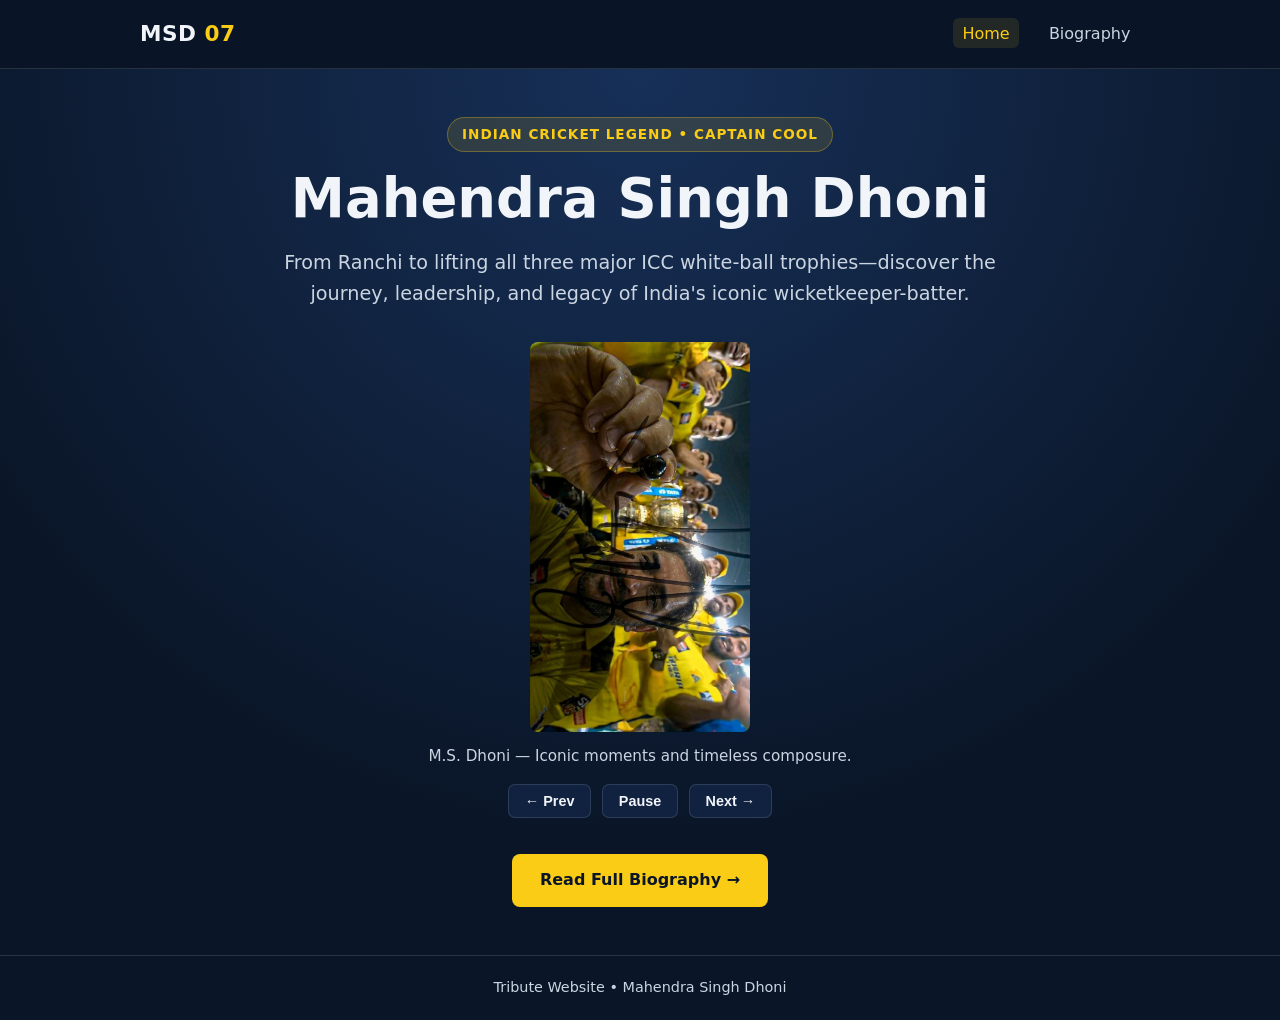
<file: index.html>
<!DOCTYPE html>
<html lang="en">
<head>
  <meta charset="UTF-8" />
  <meta name="viewport" content="width=device-width, initial-scale=1.0" />
  <title>M.S. Dhoni — Home</title>
  <link rel="stylesheet" href="style.css" />
  <script src="script.js" defer></script>
</head>
<body>
  <header class="site-header">
    <nav class="navbar">
      <a href="index.html" class="logo">MSD <span>07</span></a>
      <ul class="nav-links">
        <li><a href="index.html" class="active">Home</a></li>
        <li><a href="biography.html">Biography</a></li>
      </ul>
    </nav>
  </header>

  <main class="hero">
    <div class="hero-content">
      <p class="badge">Indian Cricket Legend • Captain Cool</p>
      <h1>Mahendra Singh Dhoni</h1>
      <p class="hero-text">
        From Ranchi to lifting all three major ICC white-ball trophies—discover the journey, leadership, and legacy of India's iconic wicketkeeper-batter.
      </p>

      <!-- Dynamic Running Pics Slideshow -->
      <section class="slideshow-section" aria-label="M.S. Dhoni Photo Slideshow">
        <div class="slideshow-frame">
          <img id="slide-image" src="" alt="M.S. Dhoni highlight" />
        </div>
        <p id="slide-caption" class="slide-caption">Loading photos...</p>
        <div class="slideshow-controls">
          <button type="button" id="prev-slide" class="ctrl-btn">&larr; Prev</button>
          <button type="button" id="toggle-slide" class="ctrl-btn">Pause</button>
          <button type="button" id="next-slide" class="ctrl-btn">Next &rarr;</button>
        </div>
      </section>

      <a href="biography.html" class="cta-button">Read Full Biography &rarr;</a>
    </div>
  </main>

  <footer class="site-footer">
    <p>Tribute Website • Mahendra Singh Dhoni</p>
  </footer>
</body>
</html>
</file>
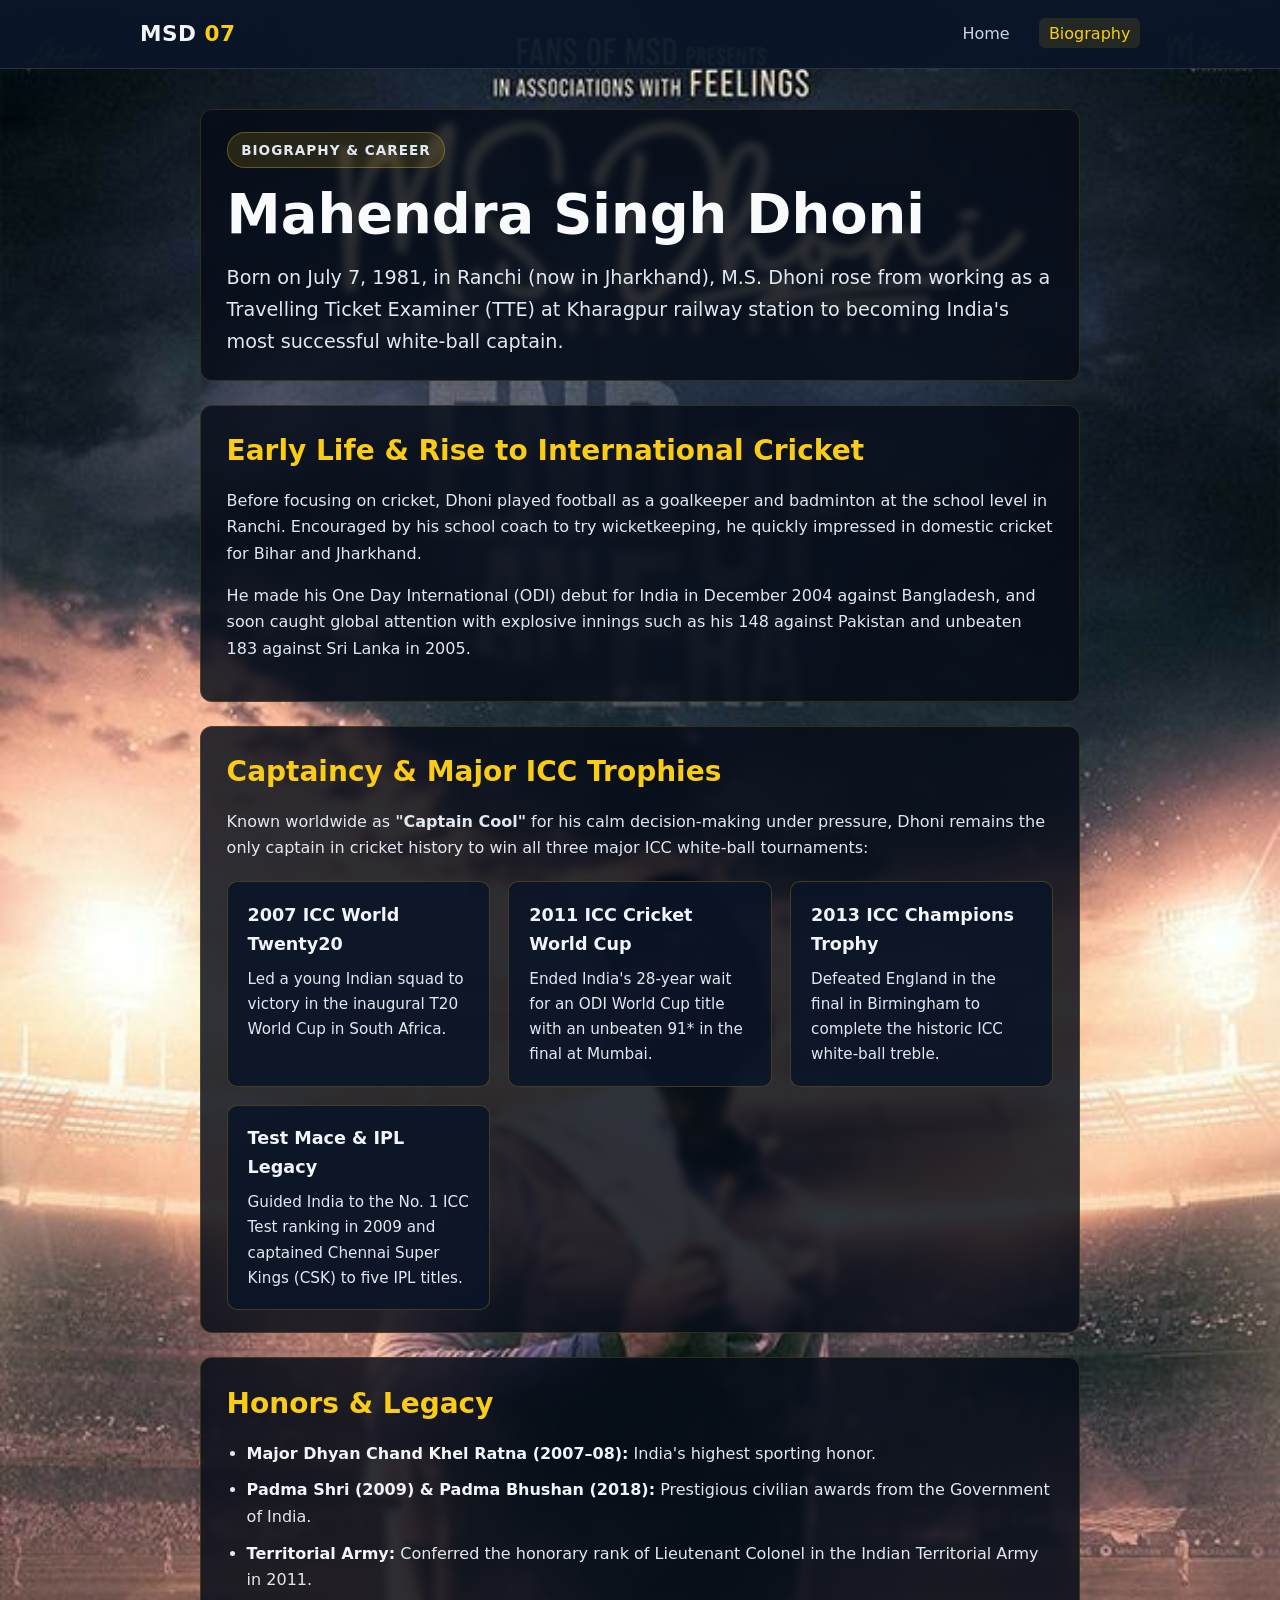
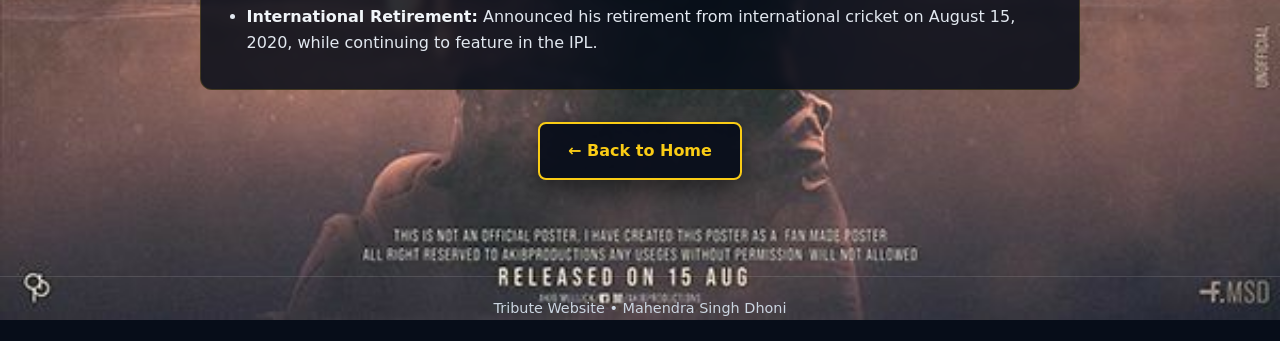
<file: biography.html>
<!DOCTYPE html>
<html lang="en">
<head>
  <meta charset="UTF-8" />
  <meta name="viewport" content="width=device-width, initial-scale=1.0" />
  <title>M.S. Dhoni — Biography</title>
  <link rel="stylesheet" href="style.css" />
</head>
<body class="bio-page">
  <header class="site-header">
    <nav class="navbar">
      <a href="index.html" class="logo">MSD <span>07</span></a>
      <ul class="nav-links">
        <li><a href="index.html">Home</a></li>
        <li><a href="biography.html" class="active">Biography</a></li>
      </ul>
    </nav>
  </header>

  <main class="bio-container">
    <section class="bio-intro">
      <p class="badge">Biography &amp; Career</p>
      <h1>Mahendra Singh Dhoni</h1>
      <p class="lead">
        Born on July 7, 1981, in Ranchi (now in Jharkhand), M.S. Dhoni rose from working as a Travelling Ticket Examiner (TTE) at Kharagpur railway station to becoming India's most successful white-ball captain.
      </p>
    </section>

    <section class="bio-section">
      <h2>Early Life &amp; Rise to International Cricket</h2>
      <p>
        Before focusing on cricket, Dhoni played football as a goalkeeper and badminton at the school level in Ranchi. Encouraged by his school coach to try wicketkeeping, he quickly impressed in domestic cricket for Bihar and Jharkhand.
      </p>
      <p>
        He made his One Day International (ODI) debut for India in December 2004 against Bangladesh, and soon caught global attention with explosive innings such as his 148 against Pakistan and unbeaten 183 against Sri Lanka in 2005.
      </p>
    </section>

    <section class="bio-section">
      <h2>Captaincy &amp; Major ICC Trophies</h2>
      <p>
        Known worldwide as <strong>"Captain Cool"</strong> for his calm decision-making under pressure, Dhoni remains the only captain in cricket history to win all three major ICC white-ball tournaments:
      </p>
      <div class="achievements-grid">
        <article class="card">
          <h3>2007 ICC World Twenty20</h3>
          <p>Led a young Indian squad to victory in the inaugural T20 World Cup in South Africa.</p>
        </article>
        <article class="card">
          <h3>2011 ICC Cricket World Cup</h3>
          <p>Ended India's 28-year wait for an ODI World Cup title with an unbeaten 91* in the final at Mumbai.</p>
        </article>
        <article class="card">
          <h3>2013 ICC Champions Trophy</h3>
          <p>Defeated England in the final in Birmingham to complete the historic ICC white-ball treble.</p>
        </article>
        <article class="card">
          <h3>Test Mace &amp; IPL Legacy</h3>
          <p>Guided India to the No. 1 ICC Test ranking in 2009 and captained Chennai Super Kings (CSK) to five IPL titles.</p>
        </article>
      </div>
    </section>

    <section class="bio-section">
      <h2>Honors &amp; Legacy</h2>
      <ul class="honors-list">
        <li><strong>Major Dhyan Chand Khel Ratna (2007–08):</strong> India's highest sporting honor.</li>
        <li><strong>Padma Shri (2009) &amp; Padma Bhushan (2018):</strong> Prestigious civilian awards from the Government of India.</li>
        <li><strong>Territorial Army:</strong> Conferred the honorary rank of Lieutenant Colonel in the Indian Territorial Army in 2011.</li>
        <li><strong>International Retirement:</strong> Announced his retirement from international cricket on August 15, 2020, while continuing to feature in the IPL.</li>
      </ul>
    </section>

    <div class="back-action">
      <a href="index.html" class="cta-button secondary">&larr; Back to Home</a>
    </div>
  </main>

  <footer class="site-footer">
    <p>Tribute Website • Mahendra Singh Dhoni</p>
  </footer>
</body>
</html>
</file>
<file: style.css>
/* Base Reset & Variables */
:root {
  --bg-dark: #0a1628;
  --bg-card: #112240;
  --text-main: #f1f5f9;
  --text-muted: #cbd5e1;
  --accent-blue: #1d4ed8;
  --accent-gold: #facc15;
  --border-subtle: rgba(255, 255, 255, 0.12);
}

* {
  box-sizing: border-box;
  margin: 0;
  padding: 0;
}

body {
  font-family: system-ui, -apple-system, BlinkMacSystemFont, "Segoe UI", Roboto, sans-serif;
  background-color: var(--bg-dark);
  color: var(--text-main);
  line-height: 1.65;
  min-height: 100vh;
  display: flex;
  flex-direction: column;
}

/* Header & Navigation */
.site-header {
  background-color: rgba(10, 22, 40, 0.95);
  border-bottom: 1px solid var(--border-subtle);
  position: sticky;
  top: 0;
  z-index: 10;
}

.navbar {
  max-width: 1040px;
  margin: 0 auto;
  padding: 1rem 1.25rem;
  display: flex;
  justify-content: space-between;
  align-items: center;
}

.logo {
  font-size: 1.35rem;
  font-weight: 800;
  color: var(--text-main);
  text-decoration: none;
  letter-spacing: 0.5px;
}

.logo span {
  color: var(--accent-gold);
}

.nav-links {
  list-style: none;
  display: flex;
  gap: 1.25rem;
}

.nav-links a {
  color: var(--text-muted);
  text-decoration: none;
  font-weight: 500;
  padding: 0.35rem 0.6rem;
  border-radius: 6px;
  transition: color 0.2s, background-color 0.2s;
}

.nav-links a:hover,
.nav-links a.active {
  color: var(--accent-gold);
  background-color: rgba(250, 204, 21, 0.1);
}

/* Home Page Hero */
.hero {
  flex: 1;
  display: flex;
  align-items: center;
  justify-content: center;
  text-align: center;
  padding: 3rem 1.25rem;
  background: radial-gradient(circle at top, #173058 0%, var(--bg-dark) 70%);
}

.hero-content {
  max-width: 720px;
}

.badge {
  display: inline-block;
  font-size: 0.85rem;
  font-weight: 600;
  text-transform: uppercase;
  letter-spacing: 1px;
  color: var(--accent-gold);
  background: rgba(250, 204, 21, 0.12);
  border: 1px solid rgba(250, 204, 21, 0.3);
  padding: 0.35rem 0.85rem;
  border-radius: 999px;
  margin-bottom: 1rem;
}

h1 {
  font-size: clamp(2rem, 5vw, 3.4rem);
  line-height: 1.15;
  margin-bottom: 1rem;
  font-weight: 800;
}

.hero-text {
  font-size: clamp(1rem, 2.2vw, 1.2rem);
  color: var(--text-muted);
  margin-bottom: 2rem;
}

/* Buttons */
.cta-button {
  display: inline-block;
  background-color: var(--accent-gold);
  color: #0a1628;
  font-weight: 700;
  font-size: 1rem;
  padding: 0.85rem 1.75rem;
  border-radius: 8px;
  text-decoration: none;
  transition: transform 0.15s ease, background-color 0.2s ease;
}

.cta-button:hover {
  background-color: #fde047;
  transform: translateY(-2px);
}

.cta-button.secondary {
  background-color: transparent;
  color: var(--accent-gold);
  border: 2px solid var(--accent-gold);
}

.cta-button.secondary:hover {
  background-color: rgba(250, 204, 21, 0.12);
}

/* Biography Page Layout */
.bio-container {
  flex: 1;
  width: 100%;
  max-width: 920px;
  margin: 0 auto;
  padding: 2.5rem 1.25rem 3.5rem;
}

.bio-intro {
  margin-bottom: 2.5rem;
  padding-bottom: 2rem;
  border-bottom: 1px solid var(--border-subtle);
}

.lead {
  font-size: clamp(1.05rem, 2vw, 1.2rem);
  color: var(--text-muted);
}

.bio-section {
  margin-bottom: 2.5rem;
}

.bio-section h2 {
  font-size: clamp(1.35rem, 3vw, 1.75rem);
  color: var(--accent-gold);
  margin-bottom: 0.85rem;
}

.bio-section p {
  color: var(--text-muted);
  margin-bottom: 1rem;
}

/* Responsive Cards Grid */
.achievements-grid {
  display: grid;
  grid-template-columns: repeat(auto-fit, minmax(240px, 1fr));
  gap: 1.15rem;
  margin-top: 1.25rem;
}

.card {
  background-color: var(--bg-card);
  border: 1px solid var(--border-subtle);
  border-radius: 10px;
  padding: 1.25rem;
}

.card h3 {
  font-size: 1.1rem;
  color: var(--text-main);
  margin-bottom: 0.5rem;
}

.card p {
  font-size: 0.95rem;
  margin-bottom: 0;
}

/* Honors List */
.honors-list {
  padding-left: 1.25rem;
  color: var(--text-muted);
}

.honors-list li {
  margin-bottom: 0.65rem;
}

.honors-list strong {
  color: var(--text-main);
}

.back-action {
  margin-top: 2.5rem;
  text-align: center;
}

/* Footer */
.site-footer {
  text-align: center;
  padding: 1.25rem;
  font-size: 0.9rem;
  color: var(--text-muted);
  border-top: 1px solid var(--border-subtle);
}

/* Mobile Adjustments */
@media (max-width: 600px) {
  .navbar {
    padding: 0.85rem 1rem;
  }

  .cta-button {
    width: 100%;
    text-align: center;
  }
}
/* Dynamic Slideshow ("Running Pics") */
.slideshow-section {
  margin: 1.5rem auto 2.25rem;
  max-width: 640px;
  width: 100%;
}

.slideshow-frame {
  background: transparent;
  border: none;
  border-radius: 0;
  padding: 0;
  min-height: 240px;
  max-height: 430px;
  display: flex;
  align-items: center;
  justify-content: center;
  overflow: hidden;
}

#slide-image {
  max-width: 100%;
  max-height: 390px;
  width: auto;
  height: auto;
  object-fit: contain;
  border-radius: 8px;
  opacity: 1;
  transform: scale(1);
  transition: opacity 0.45s ease, transform 0.55s ease;
}

/* State applied briefly while changing slides */
#slide-image.is-transitioning {
  opacity: 0;
  transform: scale(0.97);
}

.slide-caption {
  margin-top: 0.75rem;
  font-size: 0.95rem;
  color: var(--text-muted);
  min-height: 1.4em;
  transition: opacity 0.35s ease;
}

.slideshow-controls {
  margin-top: 0.9rem;
  display: flex;
  justify-content: center;
  gap: 0.65rem;
  flex-wrap: wrap;
}

.ctrl-btn {
  background-color: var(--bg-card);
  color: var(--text-main);
  border: 1px solid var(--border-subtle);
  padding: 0.5rem 1rem;
  border-radius: 7px;
  font-size: 0.9rem;
  font-weight: 600;
  cursor: pointer;
  transition: background-color 0.2s ease, border-color 0.2s ease, color 0.2s ease;
}

.ctrl-btn:hover {
  border-color: var(--accent-gold);
  color: var(--accent-gold);
  background-color: rgba(250, 204, 21, 0.08);
}

@media (max-width: 600px) {
  .slideshow-frame {
    max-height: 300px;
    min-height: 210px;
  }

  #slide-image {
    max-height: 275px;
  }
}
/* Biography Page Full Image Background */
.bio-page {
  background-color: #070d19;
  background-image: url("images/msd5.jpeg");
  background-size: cover;
  background-position: center top;
  background-repeat: no-repeat;
  background-attachment: fixed;
  color: #f8fafc;
}

.bio-page .bio-intro,
.bio-page .bio-section {
  background-color: rgba(7, 13, 25, 0.84);
  backdrop-filter: blur(4px);
  border: 1px solid rgba(250, 204, 21, 0.16);
  border-radius: 12px;
  padding: 1.4rem 1.6rem;
  margin-bottom: 1.5rem;
}

.bio-page .bio-section p,
.bio-page .bio-intro p,
.bio-page .honors-list li {
  color: #e2e8f0;
  line-height: 1.65;
}

.bio-page .card {
  background-color: rgba(11, 20, 38, 0.9);
  border: 1px solid rgba(250, 204, 21, 0.22);
  border-radius: 10px;
  padding: 1.15rem 1.25rem;
}

.bio-page .back-action {
  margin-top: 2rem;
  margin-bottom: 2.5rem;
  display: flex;
  justify-content: center;
}

.bio-page .back-action .cta-button {
  background-color: rgba(7, 13, 25, 0.92);
  box-shadow: 0 8px 24px rgba(0, 0, 0, 0.45);
}
</file>
